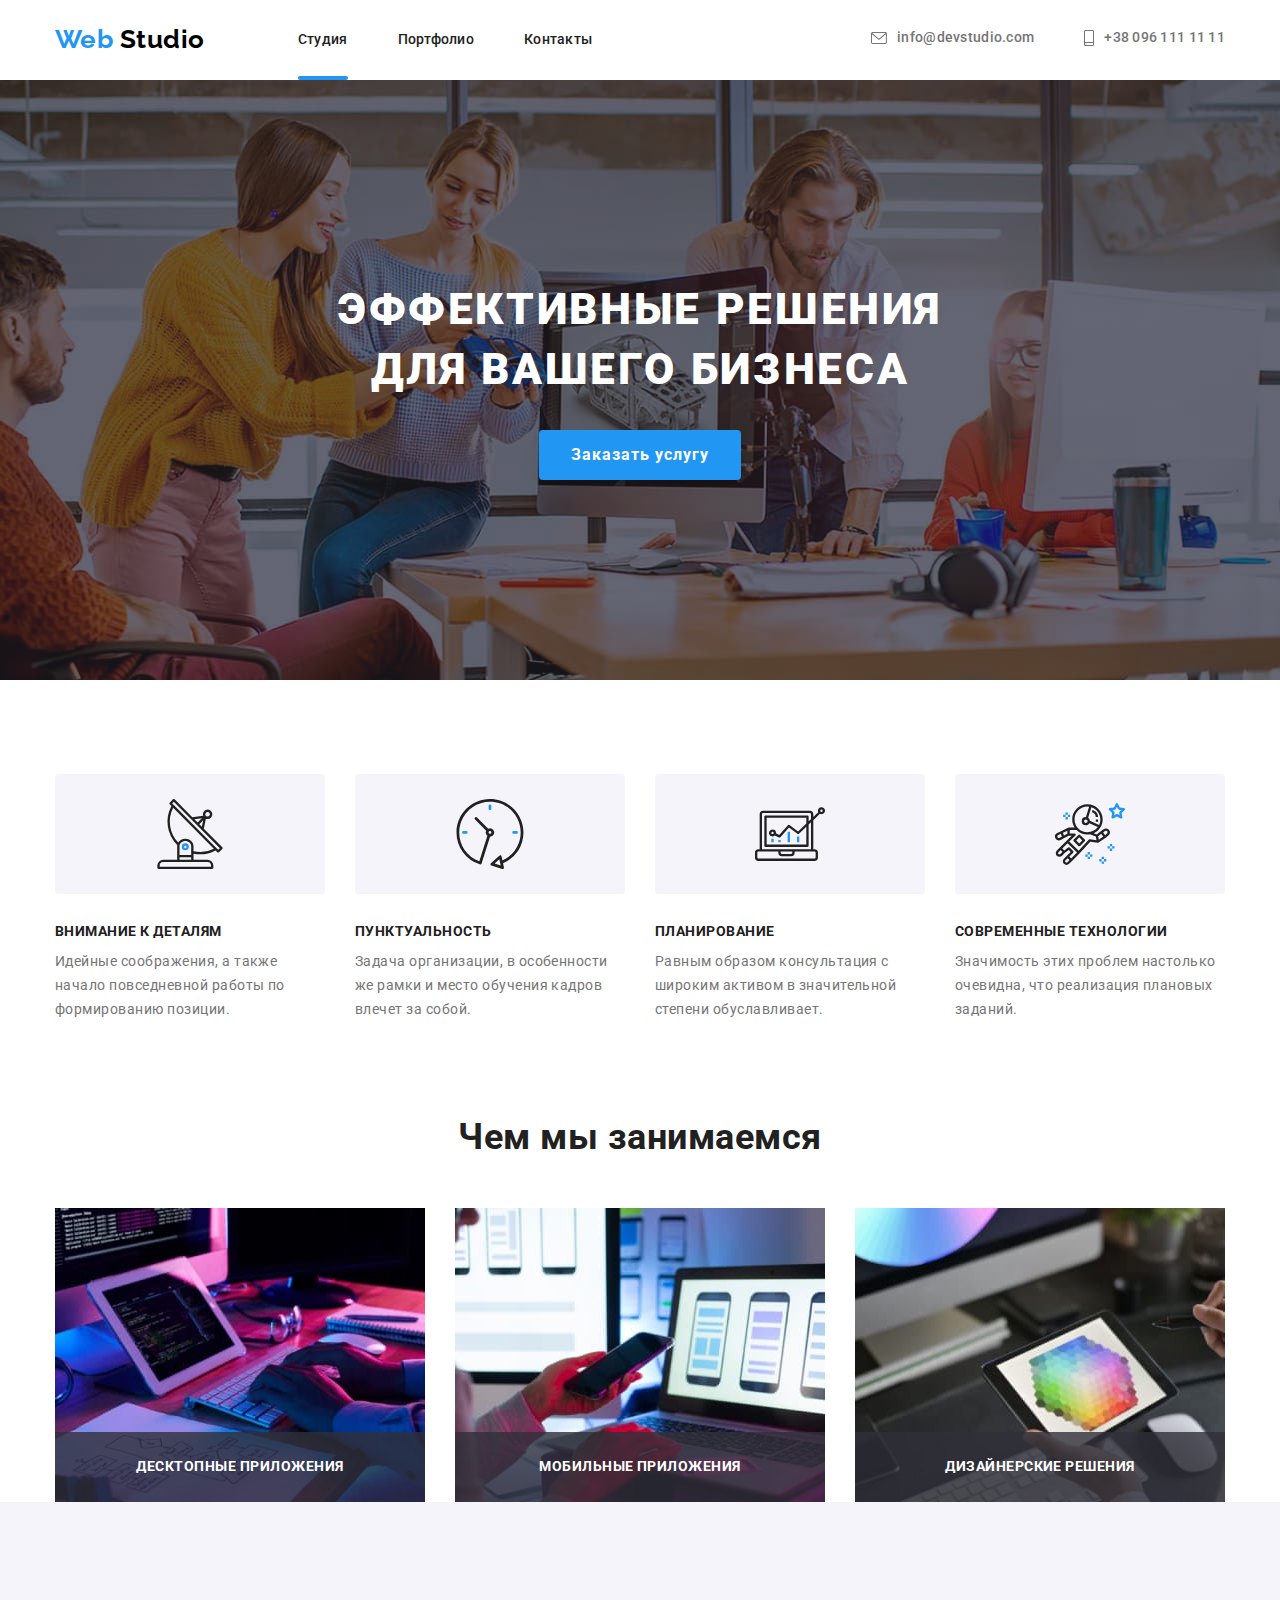
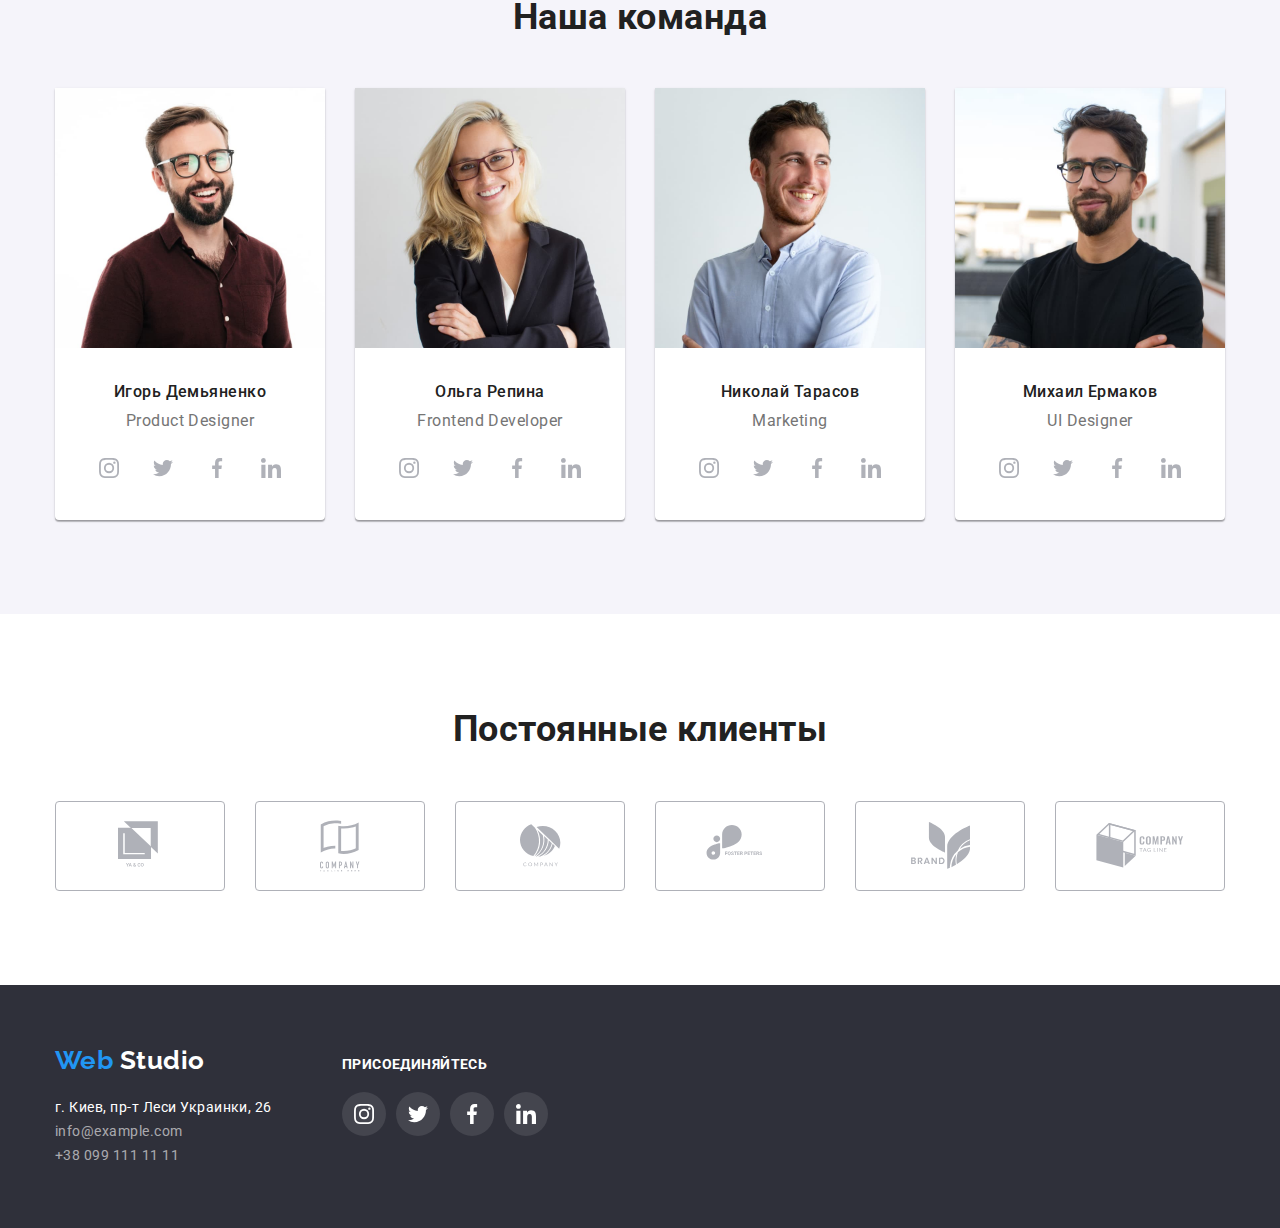
<file: index.html>
<!DOCTYPE html>
<html lang="ru">
  <head>
    <meta charset="UTF-8" />
    <meta name="viewport" content="width=device-width, initial-scale=1.0" />
    <link rel="preconnect" href="https://fonts.gstatic.com" />
    <link
      href="https://fonts.googleapis.com/css2?family=Raleway:wght@700&family=Roboto:wght@400;500;700;900&display=swap"
      rel="stylesheet"
    />
    <link
      rel="stylesheet"
      href="https://cdnjs.cloudflare.com/ajax/libs/modern-normalize/0.6.0/modern-normalize.min.css"
    />
    <link rel="stylesheet" href="./css/style.css" />
    <title>Web Studio</title>
  </head>
  <body>
    <header class="header-page">
      <div class="container header-item">
        <a class="logo-link" href="./index.html"
          >Web <samp class="logo-header">Studio</samp></a
        >
        <nav class="nav-main">
          <ul class="site-nav">
            <li class="nav-item">
              <a class="nav-link current" href="./index.html">Студия</a>
            </li>
            <li class="nav-item">
              <a class="nav-link" href="./portfolio.html">Портфолио</a>
            </li>
            <li class="nav-item"><a class="nav-link" href="#">Контакты</a></li>
          </ul>
        </nav>
        <ul class="contacts-list">
          <li class="contacts-item">
            <a class="nav-contacts" href="mailto:info@devstudio.com">
              <svg class="nav-contacts-envelope">
                <use href="./images/icon/sprite.svg#icon-envelope"></use></svg
              >info@devstudio.com
            </a>
          </li>
          <li class="contacts-item">
            <a class="nav-contacts" href="tel:380961111111">
              <svg class="nav-contacts-smartphone">
                <use href="./images/icon/sprite.svg#icon-smartphone"></use>
              </svg>
              +38 096 111 11 11</a
            >
          </li>
        </ul>
      </div>
    </header>
    <main>
      <!-- Главная секция-->
      <section class="hero">
        <div class="container-hero">
          <h1>Эффективные решения<br />для вашего бизнеса</h1>
          <a class="hero-link" href="#" data-modal-open>Заказать услугу</a>
        </div>
      </section>
      <!--Особенности-->
      <section class="section-features">
        <div class="container">
          <ul class="features-list">
            <li class="features-item icon-antenna">
              <h3 class="features-name">Внимание к деталям</h3>
              <p class="features-text">
                Идейные соображения, а также начало повседневной работы по
                формированию позиции.
              </p>
            </li>
            <li class="features-item icon-clock">
              <h3 class="features-name">Пунктуальность</h3>
              <p class="features-text">
                Задача организации, в особенности же рамки и место обучения
                кадров влечет за собой.
              </p>
            </li>
            <li class="features-item icon-diagram">
              <h3 class="features-name">Планирование</h3>
              <p class="features-text">
                Равным образом консультация с широким активом в значительной
                степени обуславливает.
              </p>
            </li>
            <li class="features-item icon-astronaut">
              <h3 class="features-name">Современные технологии</h3>
              <p class="features-text">
                Значимость этих проблем настолько очевидна, что реализация
                плановых заданий.
              </p>
            </li>
          </ul>
        </div>
      </section>
      <!--Чем мы занимаемся-->
      <section class="section-examples">
        <div class="container">
          <h2 class="examples-title">Чем мы занимаемся</h2>
          <ul class="exemples-list">
            <li class="exemples-item">
              <img
                src="./images/box/box1.jpg"
                alt="Пример 1"
                width="370"
                height="294"
              />
              <p class="exemples-name">Десктопные приложения</p>
            </li>
            <li class="exemples-item">
              <img
                src="./images/box/box2.jpg"
                alt="Пример 2"
                width="370"
                height="294"
              />
              <p class="exemples-name">Мобильные приложения</p>
            </li>
            <li class="exemples-item">
              <img
                src="./images/box/box3.jpg"
                alt="Пример 3"
                width="370"
                height="294"
              />
              <p class="exemples-name">Дизайнерские решения</p>
            </li>
          </ul>
        </div>
      </section>
      <!--Наша команда-->
      <section class="section-team">
        <div class="container team">
          <h2 class="team-title">Наша команда</h2>
          <ul class="team-list">
            <li class="team-item">
              <img
                src="./images/photo-command/1.jpg"
                alt="Игорь Демьяненко"
                width="270"
                height="260"
              />
              <div>
                <p class="team-name">Игорь Демьяненко</p>
                <p class="team-position">Product Designer</p>
              </div>
              <ul class="team-list-link">
                <li class="team-link-item">
                  <a class="team-link" href="#">
                    <svg class="team-link-icon">
                      <use href="./images/icon/sprite.svg#icon-instagram"></use>
                    </svg>
                  </a>
                </li>
                <li class="team-link-item">
                  <a class="team-link" href="#">
                    <svg class="team-link-icon">
                      <use href="./images/icon/sprite.svg#icon-twitter"></use>
                    </svg>
                  </a>
                </li>
                <li class="team-link-item">
                  <a class="team-link" href="#">
                    <svg class="team-link-icon">
                      <use href="./images/icon/sprite.svg#icon-facebook"></use>
                    </svg>
                  </a>
                </li>
                <li class="team-link-item">
                  <a class="team-link" href="#">
                    <svg class="team-link-icon">
                      <use href="./images/icon/sprite.svg#icon-linkedin"></use>
                    </svg>
                  </a>
                </li>
              </ul>
            </li>
            <li class="team-item">
              <img
                src="./images/photo-command/2.jpg"
                alt="Ольга Репина"
                width="270"
                height="260"
              />
              <div>
                <p class="team-name">Ольга Репина</p>
                <p class="team-position">Frontend Developer</p>
              </div>
              <ul class="team-list-link">
                <li class="team-link-item">
                  <a class="team-link" href="#">
                    <svg class="team-link-icon">
                      <use href="./images/icon/sprite.svg#icon-instagram"></use>
                    </svg>
                  </a>
                </li>
                <li class="team-link-item">
                  <a class="team-link" href="#">
                    <svg class="team-link-icon">
                      <use href="./images/icon/sprite.svg#icon-twitter"></use>
                    </svg>
                  </a>
                </li>
                <li class="team-link-item">
                  <a class="team-link" href="#">
                    <svg class="team-link-icon">
                      <use href="./images/icon/sprite.svg#icon-facebook"></use>
                    </svg>
                  </a>
                </li>
                <li class="team-link-item">
                  <a class="team-link" href="#">
                    <svg class="team-link-icon">
                      <use href="./images/icon/sprite.svg#icon-linkedin"></use>
                    </svg>
                  </a>
                </li>
              </ul>
            </li>
            <li class="team-item">
              <img
                src="./images/photo-command/3.jpg"
                alt="Николай Тарасов"
                width="270"
                height="260"
              />
              <div>
                <p class="team-name">Николай Тарасов</p>
                <p class="team-position">Marketing</p>
              </div>
              <ul class="team-list-link">
                <li class="team-link-item">
                  <a class="team-link" href="#">
                    <svg class="team-link-icon">
                      <use href="./images/icon/sprite.svg#icon-instagram"></use>
                    </svg>
                  </a>
                </li>
                <li class="team-link-item">
                  <a class="team-link" href="#">
                    <svg class="team-link-icon">
                      <use href="./images/icon/sprite.svg#icon-twitter"></use>
                    </svg>
                  </a>
                </li>
                <li class="team-link-item">
                  <a class="team-link" href="#">
                    <svg class="team-link-icon">
                      <use href="./images/icon/sprite.svg#icon-facebook"></use>
                    </svg>
                  </a>
                </li>
                <li class="team-link-item">
                  <a class="team-link" href="#">
                    <svg class="team-link-icon">
                      <use href="./images/icon/sprite.svg#icon-linkedin"></use>
                    </svg>
                  </a>
                </li>
              </ul>
            </li>
            <li class="team-item">
              <img
                src="./images/photo-command/4.jpg"
                alt="Михаил Ермаков"
                width="270"
                height="260"
              />
              <div>
                <p class="team-name">Михаил Ермаков</p>
                <p class="team-position">UI Designer</p>
              </div>
              <ul class="team-list-link">
                <li class="team-link-item">
                  <a class="team-link" href="#">
                    <svg class="team-link-icon">
                      <use href="./images/icon/sprite.svg#icon-instagram"></use>
                    </svg>
                  </a>
                </li>
                <li class="team-link-item">
                  <a class="team-link" href="#">
                    <svg class="team-link-icon">
                      <use href="./images/icon/sprite.svg#icon-twitter"></use>
                    </svg>
                  </a>
                </li>
                <li class="team-link-item">
                  <a class="team-link" href="#">
                    <svg class="team-link-icon">
                      <use href="./images/icon/sprite.svg#icon-facebook"></use>
                    </svg>
                  </a>
                </li>
                <li class="team-link-item">
                  <a class="team-link" href="#">
                    <svg class="team-link-icon">
                      <use href="./images/icon/sprite.svg#icon-linkedin"></use>
                    </svg>
                  </a>
                </li>
              </ul>
            </li>
          </ul>
        </div>
      </section>
      <section class="regular-customers">
        <div class="container">
          <h2>Постоянные клиенты</h2>
          <ul class="regular-customers-list">
            <li class="regular-customers-item">
              <a class="regular-customers-link" href="#">
                <svg class="regular-customers-icon icon-1">
                  <use href="./images/icon/sprite.svg#icon-logo-1"></use>
                </svg>
              </a>
            </li>
            <li class="regular-customers-item">
              <a class="regular-customers-link" href="#">
                <svg class="regular-customers-icon icon-2">
                  <use href="./images/icon/sprite.svg#icon-logo-2"></use>
                </svg>
              </a>
            </li>
            <li class="regular-customers-item">
              <a class="regular-customers-link" href="#">
                <svg class="regular-customers-icon icon-3">
                  <use href="./images/icon/sprite.svg#icon-logo-3"></use>
                </svg>
              </a>
            </li>
            <li class="regular-customers-item">
              <a class="regular-customers-link" href="#">
                <svg class="regular-customers-icon icon-4">
                  <use href="./images/icon/sprite.svg#icon-logo-4"></use>
                </svg>
              </a>
            </li>
            <li class="regular-customers-item">
              <a class="regular-customers-link" href="#">
                <svg class="regular-customers-icon icon-5">
                  <use href="./images/icon/sprite.svg#icon-logo-5"></use>
                </svg>
              </a>
            </li>
            <li class="regular-customers-item">
              <a class="regular-customers-link" href="#">
                <svg class="regular-customers-icon icon-6">
                  <use href="./images/icon/sprite.svg#icon-logo-6"></use>
                </svg>
              </a>
            </li>
          </ul>
        </div>
      </section>
    </main>
    <footer class="footer-bottom">
      <div class="container fotter-container">
        <div>
          <a class="logo-link" href="./index.html"
            >Web <span class="logo-footer">Studio</span></a
          >
          <!--адресс, телефон, почта-->
          <address>
            <ul>
              <li class="address-city">г. Киев, пр-т Леси Украинки, 26</li>
              <li>
                <a class="address-link footer" href="mailto:info@example.com"
                  >info@example.com</a
                >
              </li>
              <li>
                <a class="address-link footer" href="tel:380991111111"
                  >+38 099 111 11 11</a
                >
              </li>
            </ul>
          </address>
        </div>
        <div class="social-list-fotter">
          <p>присоединяйтесь</p>
          <ul class="social-item-footer">
            <li class="link-item-footer">
              <a class="link-footer" href="#">
                <svg class="link-icon-footer">
                  <use href="./images/icon/sprite.svg#icon-instagram"></use>
                </svg>
              </a>
            </li>
            <li class="link-item-footer">
              <a class="link-footer" href="#">
                <svg class="link-icon-footer">
                  <use href="./images/icon/sprite.svg#icon-twitter"></use>
                </svg>
              </a>
            </li>
            <li class="link-item-footer">
              <a class="link-footer" href="#">
                <svg class="link-icon-footer">
                  <use href="./images/icon/sprite.svg#icon-facebook"></use>
                </svg>
              </a>
            </li>
            <li class="link-item-footer">
              <a class="link-footer" href="#">
                <svg class="link-icon-footer">
                  <use href="./images/icon/sprite.svg#icon-linkedin"></use>
                </svg>
              </a>
            </li>
          </ul>
        </div>
      </div>
    </footer>
    <div class="backdrop is-hidden" data-modal>
      <div class="modal">
        <button class="modal-closed" data-modal-close>
          <svg class="modal-closed-icon">
            <use href="./images/icon/sprite.svg#icon-Vector-1"></use>
          </svg>
        </button>
      </div>
    </div>
    <script src="./js/modal.js"></script>
  </body>
</html>
</file>
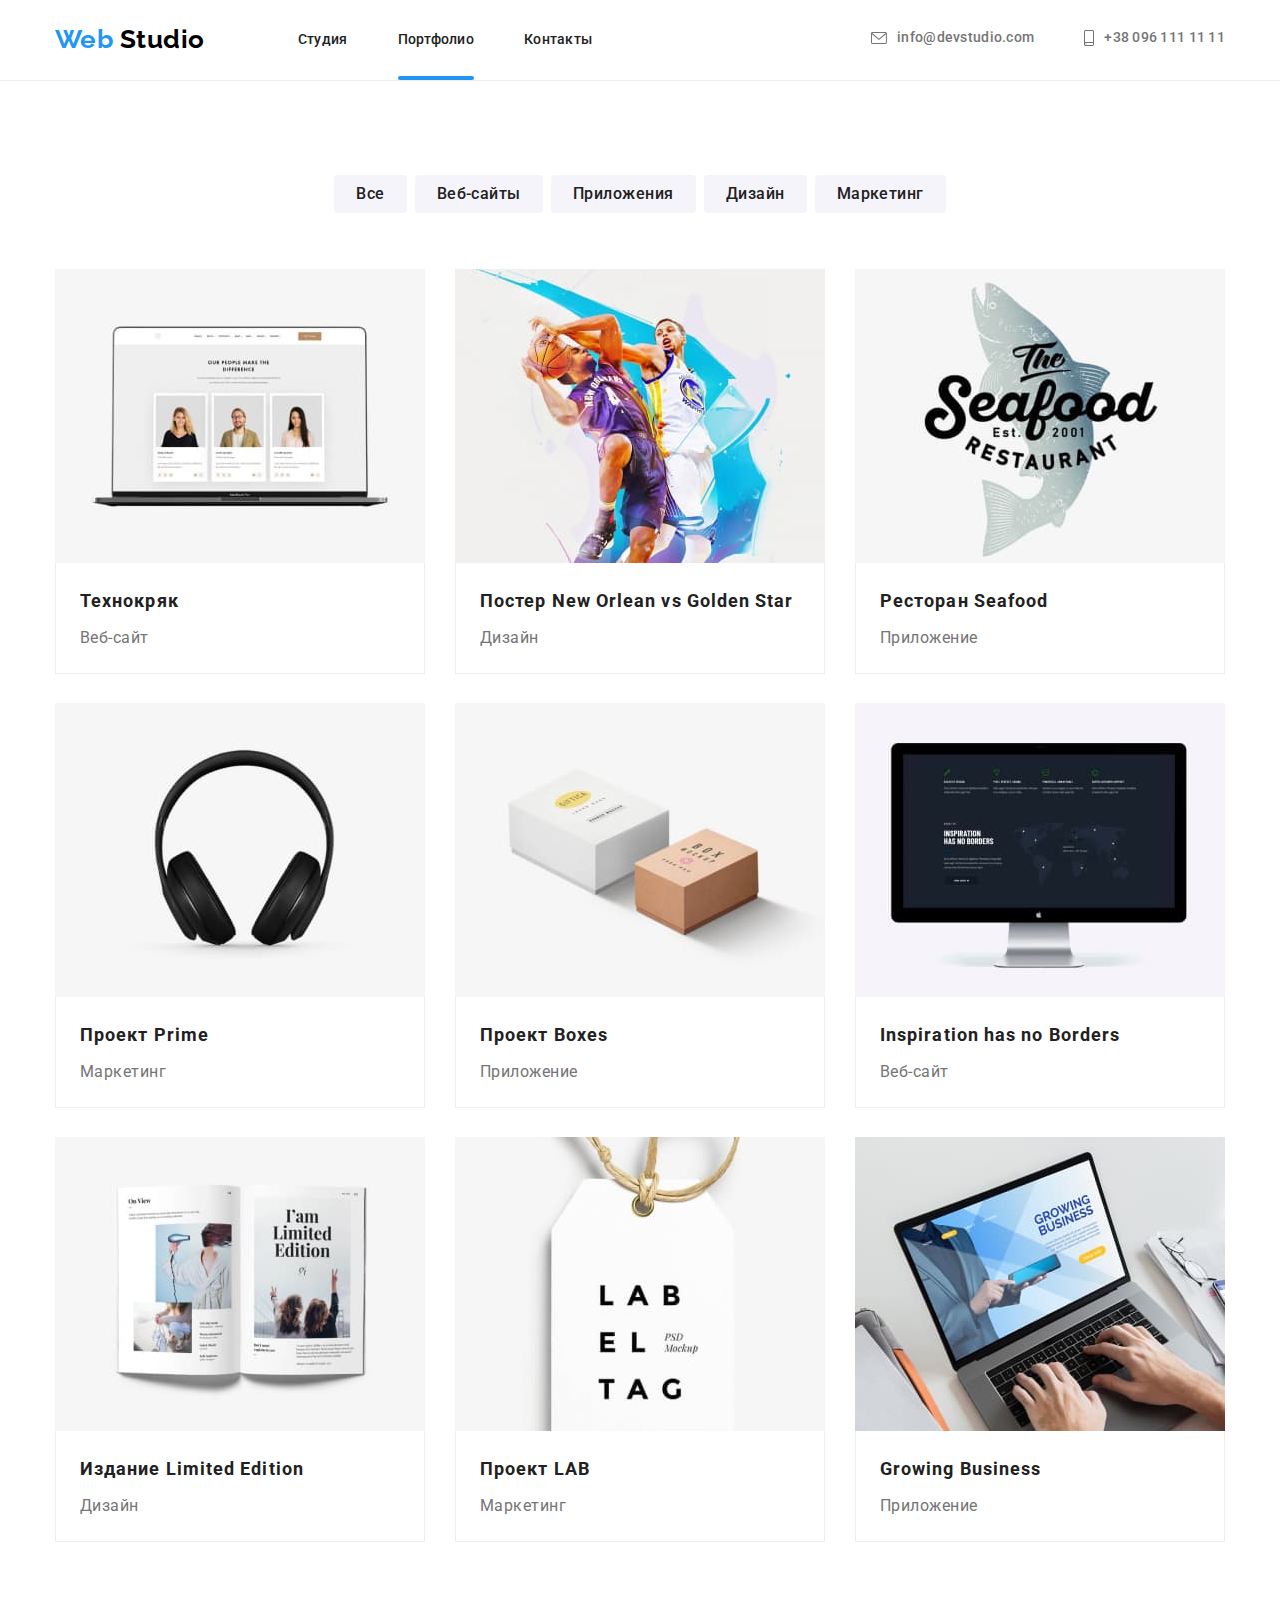
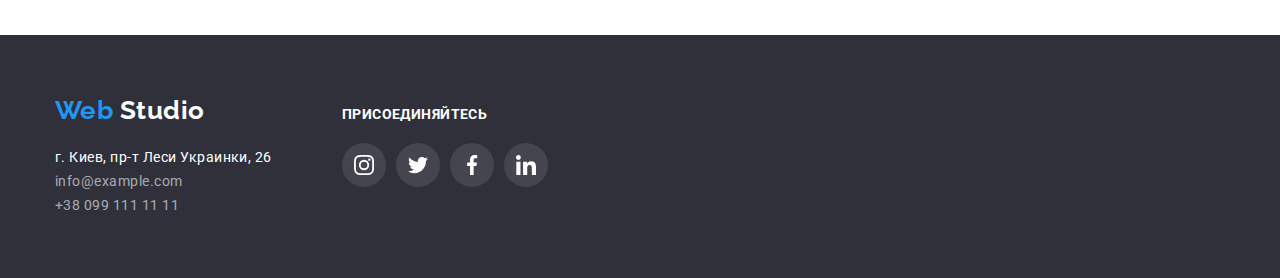
<file: portfolio.html>
<!DOCTYPE html>
<html lang="ru">
  <head>
    <meta charset="UTF-8" />
    <meta name="viewport" content="width=device-width, initial-scale=1.0" />
    <link rel="preconnect" href="https://fonts.gstatic.com" />
    <link
      href="https://fonts.googleapis.com/css2?family=Raleway:wght@700&family=Roboto:wght@400;500;700;900&display=swap"
      rel="stylesheet"
    />
    <link
      rel="stylesheet"
      href="https://cdnjs.cloudflare.com/ajax/libs/modern-normalize/0.6.0/modern-normalize.min.css"
    />
    <link rel="stylesheet" href="./css/style.css" />
    <title>portfolio</title>
  </head>
  <body>
    <header class="header-page portfolio">
      <div class="container header-item">
        <a class="logo-link" href="./index.html"
          >Web <samp class="logo-header">Studio</samp></a
        >
        <nav class="nav-main">
          <ul class="site-nav">
            <li class="nav-item">
              <a class="nav-link" href="./index.html">Студия</a>
            </li>
            <li class="nav-item">
              <a class="nav-link current" href="./portfolio.html">Портфолио</a>
            </li>
            <li class="nav-item"><a class="nav-link" href="#">Контакты</a></li>
          </ul>
        </nav>
        <ul class="contacts-list">
          <li class="contacts-item">
            <a class="nav-contacts" href="mailto:info@devstudio.com">
              <svg class="nav-contacts-envelope">
                <use href="./images/icon/sprite.svg#icon-envelope"></use></svg
              >info@devstudio.com
            </a>
          </li>
          <li class="contacts-item">
            <a class="nav-contacts" href="tel:380961111111">
              <svg class="nav-contacts-smartphone">
                <use href="./images/icon/sprite.svg#icon-smartphone"></use>
              </svg>
              +38 096 111 11 11</a
            >
          </li>
        </ul>
      </div>
    </header>
    <main>
      <!-- примеры наших работ-->
      <section class="main">
        <div class="container">
          <!-- кнопки фильтры выбора работ -->
          <ul class="container-button">
            <li><button class="button-filter" type="button">Все</button></li>
            <li>
              <button class="button-filter" type="button">Веб-сайты</button>
            </li>
            <li>
              <button class="button-filter" type="button">Приложения</button>
            </li>
            <li><button class="button-filter" type="button">Дизайн</button></li>
            <li>
              <button class="button-filter" type="button">Маркетинг</button>
            </li>
          </ul>
          <!-- фото примеры работ -->
          <ul class="work-set">
            <li class="work-item">
              <a href="" class="work-item-link">
                <div class="work-img">
                  <img
                    src="./images/photo-examples/1.jpg"
                    alt="Технокряк"
                    width="370"
                    height="294"
                  />
                  <p class="work-secondary">
                    Технокряк это современная площадка распространения
                    коронавируса. Компании используют эту платформу для
                    цифрового шпионажа и атак на защищённые сервера конкурентов.
                  </p>
                </div>
                <div class="work">
                  <h2 class="name-title">Технокряк</h2>
                  <p class="name-work">Веб-сайт</p>
                </div>
              </a>
            </li>
            <li class="work-item">
              <a href="#" class="work-item-link">
                <div class="work-img">
                  <img
                    src="./images/photo-examples/2.jpg"
                    alt="Постер New Orlean vs Golden Star"
                    width="370"
                    height="294"
                  />
                  <p class="work-secondary">
                    Технокряк это современная площадка распространения
                    коронавируса. Компании используют эту платформу для
                    цифрового шпионажа и атак на защищённые сервера конкурентов.
                  </p>
                </div>
                <div class="work">
                  <h2 class="name-title">Постер New Orlean vs Golden Star</h2>
                  <p class="name-work">Дизайн</p>
                </div>
              </a>
            </li>
            <li class="work-item">
              <a href="#" class="work-item-link">
                <div class="work-img">
                  <img
                    src="./images/photo-examples/3.jpg"
                    alt="Ресторан Seafood"
                    width="370"
                    height="294"
                  />
                  <p class="work-secondary">
                    Технокряк это современная площадка распространения
                    коронавируса. Компании используют эту платформу для
                    цифрового шпионажа и атак на защищённые сервера конкурентов.
                  </p>
                </div>
                <div class="work">
                  <h2 class="name-title">Ресторан Seafood</h2>
                  <p class="name-work">Приложение</p>
                </div>
              </a>
            </li>
            <li class="work-item">
              <a href="#" class="work-item-link">
                <div class="work-img">
                  <img
                    src="./images/photo-examples/4.jpg"
                    alt="Проект Prime"
                    width="370"
                    height="294"
                  />
                  <p class="work-secondary">
                    Технокряк это современная площадка распространения
                    коронавируса. Компании используют эту платформу для
                    цифрового шпионажа и атак на защищённые сервера конкурентов.
                  </p>
                </div>
                <div class="work">
                  <h2 class="name-title">Проект Prime</h2>
                  <p class="name-work">Маркетинг</p>
                </div>
              </a>
            </li>
            <li class="work-item">
              <a href="#" class="work-item-link">
                <div class="work-img">
                  <img
                    src="./images/photo-examples/5.jpg"
                    alt="Проект Boxes"
                    width="370"
                    height="294"
                  />
                  <p class="work-secondary">
                    Технокряк это современная площадка распространения
                    коронавируса. Компании используют эту платформу для
                    цифрового шпионажа и атак на защищённые сервера конкурентов.
                  </p>
                </div>
                <div class="work">
                  <h2 class="name-title">Проект Boxes</h2>
                  <p class="name-work">Приложение</p>
                </div>
              </a>
            </li>
            <li class="work-item">
              <a href="#" class="work-item-link">
                <div class="work-img">
                  <img
                    src="./images/photo-examples/6.jpg"
                    alt="Inspiration has no Borders"
                    width="370"
                    height="294"
                  />
                  <p class="work-secondary">
                    Технокряк это современная площадка распространения
                    коронавируса. Компании используют эту платформу для
                    цифрового шпионажа и атак на защищённые сервера конкурентов.
                  </p>
                </div>
                <div class="work">
                  <h2 class="name-title">Inspiration has no Borders</h2>
                  <p class="name-work">Веб-сайт</p>
                </div>
              </a>
            </li>
            <li class="work-item">
              <a href="#" class="work-item-link">
                <div class="work-img">
                  <img
                    src="./images/photo-examples/7.jpg"
                    alt="Издание Limited Edition"
                    width="370"
                    height="294"
                  />
                  <p class="work-secondary">
                    Технокряк это современная площадка распространения
                    коронавируса. Компании используют эту платформу для
                    цифрового шпионажа и атак на защищённые сервера конкурентов.
                  </p>
                </div>
                <div class="work">
                  <h2 class="name-title">Издание Limited Edition</h2>
                  <p class="name-work">Дизайн</p>
                </div>
              </a>
            </li>
            <li class="work-item">
              <a href="#" class="work-item-link">
                <div class="work-img">
                  <img
                    src="./images/photo-examples/8.jpg"
                    alt="Проект LAB"
                    width="370"
                    height="294"
                  />
                  <p class="work-secondary">
                    Технокряк это современная площадка распространения
                    коронавируса. Компании используют эту платформу для
                    цифрового шпионажа и атак на защищённые сервера конкурентов.
                  </p>
                </div>
                <div class="work">
                  <h2 class="name-title">Проект LAB</h2>
                  <p class="name-work">Маркетинг</p>
                </div>
              </a>
            </li>
            <li class="work-item">
              <a href="#" class="work-item-link">
                <div class="work-img">
                  <img
                    src="./images/photo-examples/9.jpg"
                    alt="Growing Business"
                    width="370"
                    height="294"
                  />
                  <p class="work-secondary">
                    Технокряк это современная площадка распространения
                    коронавируса. Компании используют эту платформу для
                    цифрового шпионажа и атак на защищённые сервера конкурентов.
                  </p>
                </div>
                <div class="work">
                  <h2 class="name-title">Growing Business</h2>
                  <p class="name-work">Приложение</p>
                </div>
              </a>
            </li>
          </ul>
        </div>
      </section>
    </main>
    <footer class="footer-bottom">
      <div class="container fotter-container">
        <div>
          <a class="logo-link" href="./index.html"
            >Web <span class="logo-footer">Studio</span></a
          >
          <!--адресс, телефон, почта-->
          <address>
            <ul>
              <li class="address-city">г. Киев, пр-т Леси Украинки, 26</li>
              <li>
                <a class="address-link footer" href="mailto:info@example.com"
                  >info@example.com</a
                >
              </li>
              <li>
                <a class="address-link footer" href="tel:380991111111"
                  >+38 099 111 11 11</a
                >
              </li>
            </ul>
          </address>
        </div>
        <div class="social-list-fotter">
          <p>присоединяйтесь</p>
          <ul class="social-item-footer">
            <li class="link-item-footer">
              <a class="link-footer" href="#">
                <svg class="link-icon-footer">
                  <use href="./images/icon/sprite.svg#icon-instagram"></use>
                </svg>
              </a>
            </li>
            <li class="link-item-footer">
              <a class="link-footer" href="#">
                <svg class="link-icon-footer">
                  <use href="./images/icon/sprite.svg#icon-twitter"></use>
                </svg>
              </a>
            </li>
            <li class="link-item-footer">
              <a class="link-footer" href="#">
                <svg class="link-icon-footer">
                  <use href="./images/icon/sprite.svg#icon-facebook"></use>
                </svg>
              </a>
            </li>
            <li class="link-item-footer">
              <a class="link-footer" href="#">
                <svg class="link-icon-footer">
                  <use href="./images/icon/sprite.svg#icon-linkedin"></use>
                </svg>
              </a>
            </li>
          </ul>
        </div>
      </div>
    </footer>
  </body>
</html>
</file>
<file: css/style.css>
:root {
  --primary-white-color: #ffffff;
  --primary-text-color: #757575;
  --primary-title-color: #212121;
  --primary-accent-color: #2196f3;
  --primary-secondary-bgcolor: #f5f4fa;
  --time: 250ms cubic-bezier(0.4, 0, 0.2, 1);
}
html {
  box-sizing: border-box;
}
*,
*::before,
*::after {
  box-sizing: inherit;
}
body {
  color: var(--primary-title-color);
  font-family: Roboto, sans-serif;
  letter-spacing: 0.03em;
}
h1,
h2,
h3 {
  margin-top: 0;
  margin-bottom: 0;
}
.header-page.portfolio {
  border-bottom: 1px solid #ececec;
}
.container {
  margin-left: auto;
  margin-right: auto;
  width: 1200px;

  padding-left: 15px;
  padding-right: 15px;
}
ul {
  list-style: none;
  margin-top: 0;
  margin-bottom: 0;
  padding-left: 0;
}
a {
  text-decoration: none;
}

/* розметка хедер */
.header-item {
  display: flex;
  align-items: center;
}
.logo-link {
  color: var(--primary-accent-color);
  font-family: Raleway, sans-serif;
  font-weight: 700;
  font-size: 26px;
  line-height: 1.2;
}
.logo-header {
  color: #000000;
  font-family: Raleway, sans-serif;
}
.site-nav {
  display: flex;
  margin-left: 93px;
  /* margin-top: 32px;
  margin-bottom: 32px; */
}
.site-nav .nav-item:not(:last-child) {
  margin-right: 50px;
}
.nav-item {
  position: relative;
}

.nav-link {
  display: block;
  padding-top: 32px;
  padding-bottom: 32px;
  color: var(--primary-title-color);
  font-family: Roboto;
  font-weight: 500;
  font-size: 14px;
  line-height: 1.14;
  letter-spacing: 0.02em;
  transition: color var(--time);
}
.nav-link:hover,
.nav-link:focus {
  color: var(--primary-accent-color);
}
.nav-link.current::before {
  content: '';
  position: absolute;
  display: block;
  bottom: 0;
  left: 0;
  height: 4px;
  width: 100%;
  background-color: var(--primary-accent-color);
  border-radius: 4px;
}
.contacts-list {
  display: flex;
  margin-left: auto;
}
.contacts-item + .contacts-item {
  margin-left: 50px;
}
.nav-contacts {
  display: inline-flex;
  align-items: center;
  color: var(--primary-text-color);
  font-family: Roboto;
  font-weight: 500;
  font-size: 14px;
  line-height: 1.14;
  letter-spacing: 0.02em;
  fill: var(--primary-text-color);
  transition: color var(--time), fill var(--time);
}
.nav-contacts:hover,
.nav-contacts:focus {
  color: var(--primary-accent-color);
  fill: var(--primary-accent-color);
}
.nav-contacts-envelope {
  width: 16px;
  height: 12px;
  margin-right: 10px;
  fill: currentColor;
}
.nav-contacts-smartphone {
  width: 10px;
  height: 16px;
  margin-right: 10px;
  fill: currentColor;
}

/* розметка мейн */
.hero {
  color: var(--primary-white-color);
  background-color: #2f303a;
  text-align: center;
}
.container-hero {
  margin-left: auto;
  margin-right: auto;
  padding-top: 200px;
  padding-bottom: 200px;
  width: 100%;
  height: 600px;
  background-image: linear-gradient(
      rgba(47, 48, 58, 0.4),
      rgba(47, 48, 58, 0.4)
    ),
    url(../images/bg-hero.jpg);
  background-repeat: no-repeat;
  background-position: center;
  background-size: cover;
}

.hero h1 {
  margin-top: 0;
  margin-bottom: 0;
  font-weight: 900;
  font-size: 44px;
  line-height: 1.36;
  letter-spacing: 0.06em;
  text-transform: uppercase;
  text-align: center;
}
.hero-link {
  margin-top: 30px;
  display: inline-block;
  min-width: 200px;
  border-radius: 4px;
  padding: 10px 32px;
  box-shadow: 0px 4px 4px rgba(0, 0, 0, 0.15);
  color: var(--primary-white-color);
  background: var(--primary-accent-color);
  font-weight: 700;
  font-size: 16px;
  line-height: 1.87;
  letter-spacing: 0.06em;
  text-transform: none;
}
/* цвет текста индекс+портфолио */
.features-text,
.team-position,
.name-work {
  color: var(--primary-text-color);
}
/* падинги для секций */
.section-features,
.section-examples {
  padding-top: 94px;
}

/* розметка особенности */
.features-list {
  display: flex;
}
.features-item::before {
  display: block;
  content: '';
  height: 120px;
  background-color: var(--primary-secondary-bgcolor);
  border-radius: 4px;
  margin-bottom: 30px;
  background-repeat: no-repeat;
  background-position: center;
  background-size: 70px 70px;
}

.features-item.icon-antenna::before {
  background-image: url(../images/icon/antenna.svg);
}
.features-item.icon-clock::before {
  background-image: url(../images/icon/clock.svg);
}
.features-item.icon-diagram::before {
  background-image: url(../images/icon/diagram.svg);
}
.features-item.icon-astronaut::before {
  background-image: url(../images/icon/astronaut.svg);
}
.features-item:not(:last-child) {
  margin-right: 30px;
}
.features-item {
  width: 270px;
}

.features-name {
  font-weight: 700;
  font-size: 14px;
  line-height: 1.14;
  text-transform: uppercase;
}
.features-text {
  margin-top: 10px;
  margin-bottom: 0;

  font-weight: 400;
  font-size: 14px;
  line-height: 1.71;
}
/* розметка заголовка h2  особенности+чем мы занимаемся*/
.examples-title,
.team-title {
  font-weight: 700;
  font-size: 36px;
  line-height: 1.17;
}
/* розметка чем мы занимаемся */
.examples-title {
  text-align: center;
}
.exemples-list {
  display: flex;
  margin-top: 50px;
}
.exemples-item:not(:last-child) {
  margin-right: 30px;
}
.exemples-item {
  position: relative;
  width: 370px;
  height: 294px;
}
.exemples-name {
  position: absolute;
  bottom: 0;
  width: 100%;
  height: 70px;
  margin: 0;
  padding-top: 27px;
  padding-bottom: 27px;
  background: rgba(47, 48, 58, 0.8);
  font-weight: 700;
  font-size: 14px;
  line-height: 1.14;
  text-align: center;
  text-transform: uppercase;
  color: var(--primary-white-color);
}
/* розметка команди */
.section-team {
  background-color: var(--primary-secondary-bgcolor);
}

.container.team {
  padding-top: 94px;
  padding-bottom: 94px;
}
.team-title {
  text-align: center;
}
.team-list {
  display: flex;
  margin-top: 50px;
}
.team-item:not(:last-child) {
  margin-right: 30px;
}
.team-item {
  background: #ffffff;
  box-shadow: 0px 1px 3px rgba(0, 0, 0, 0.12), 0px 1px 1px rgba(0, 0, 0, 0.14),
    0px 2px 1px rgba(0, 0, 0, 0.2);
  border-radius: 0px 0px 4px 4px;
}
.team-name {
  margin-top: 30px;
  margin-bottom: 0;
  font-weight: 500;
  font-size: 16px;
  line-height: 1.19;
  text-align: center;
}
.team-position {
  margin-top: 10px;
  margin-bottom: 0;
  font-weight: 400;
  font-size: 16px;
  line-height: 1.19;
  text-align: center;
}
.team-list-link {
  display: inline-flex;
  margin-top: 16px;
  margin-bottom: 30px;
  margin-left: 32px;
  margin-right: 32px;
}
.team-link {
  display: inline-flex;
  justify-content: center;
  align-items: center;
  width: 44px;
  height: 44px;
  border-radius: 50%;
  background-color: var(--primary-white-color);
  fill: #afb1b8;
  transition: color var(--time), fill var(--time);
}
.team-link-item:not(:last-child) {
  margin-right: 10px;
}

.team-link-icon {
  --color: currentColor;
  width: 20px;
  height: 20px;
}
.team-link:hover,
.team-link:focus {
  background-color: var(--primary-accent-color);
  fill: var(--primary-white-color);
}
/* постоянные клиенты */
.regular-customers {
  padding-top: 94px;
  padding-bottom: 94px;
}
.regular-customers h2 {
  font-weight: 700;
  font-size: 36px;
  line-height: 1.17;
  text-align: center;
}

.regular-customers-list {
  display: flex;
  margin-top: 50px;
}
.regular-customers-link {
  display: inline-flex;
  width: 170px;
  height: 90px;
  border: 1px solid #afb1b8;
  border-radius: 4px;
  box-shadow: none;
  justify-content: center;
  align-items: center;
  fill: #afb1b8;
  transition: fill var(--time), border var(--time), box-shadow var(--time);
}
.regular-customers-item:not(:last-child) {
  margin-right: 30px;
}
.regular-customers-icon {
  --color: currentColor;
}
.regular-customers-link:hover,
.regular-customers-link:focus {
  border: 1px solid var(--primary-accent-color);
  box-shadow: 0px 4px 4px rgba(0, 0, 0, 0.25);
  fill: var(--primary-accent-color);
}
.regular-customers-icon.icon-1 {
  width: 44px;
  height: 49px;
}
.regular-customers-icon.icon-2 {
  width: 40px;
  height: 52px;
}
.regular-customers-icon.icon-3 {
  width: 41px;
  height: 43px;
}
.regular-customers-icon.icon-4 {
  width: 80px;
  height: 42px;
}
.regular-customers-icon.icon-5 {
  width: 59px;
  height: 47px;
}
.regular-customers-icon.icon-6 {
  width: 88px;
  height: 45px;
}
/* розметка футер */
footer {
  background-color: #2f303a;
}
.footer-bottom {
  padding-top: 60px;
  padding-bottom: 60px;
}
.logo-footer {
  color: var(--primary-white-color);
}
address {
  margin-top: 20px;
  color: var(--primary-white-color);
  font-style: normal;
  font-weight: 400;
  font-size: 14px;
  line-height: 1.71;
}
/* цвет ссылок телефон+почта */

.address-link {
  color: rgba(255, 255, 255, 0.6);
}
.address-link.footer {
  margin-top: 9px;
}
.fotter-container {
  display: flex;
  align-items: baseline;
}
.social-list-fotter {
  margin-left: 70px;

  font-weight: 700;
  font-size: 14px;
  line-height: 1.14;
  letter-spacing: 0.03em;
  text-transform: uppercase;
  color: #ffffff;
}
.social-list-fotter > p {
  margin: 0;
}
.social-item-footer {
  display: flex;
  margin-top: 20px;
}
.list-link-footer {
  display: inline-flex;
  margin-top: 16px;
  margin-bottom: 30px;
  margin-left: 32px;
  margin-right: 32px;
}
.link-footer {
  display: inline-flex;
  justify-content: center;
  align-items: center;
  width: 44px;
  height: 44px;
  border-radius: 50%;
  background-color: rgba(255, 255, 255, 0.1);
  fill: var(--primary-white-color);
  transition: background-color var(--time);
}
.link-item-footer:not(:last-child) {
  margin-right: 10px;
}

.link-icon-footer {
  --color: currentColor;
  width: 20px;
  height: 20px;
}
.link-footer:hover,
.link-footer:focus {
  background-color: var(--primary-accent-color);
}

/* потрфолио */
/* розметка мейн секции */
.main {
  margin-top: 94px;
  margin-bottom: 94px;
}
.container-button {
  display: flex;
  justify-content: center;
}
.button-filter {
  padding: 6px 22px;
  color: var(--primary-title-color);
  border-color: var(--primary-secondary-bgcolor);
  border-radius: 4px;
  border-width: 0;
  border-style: none;
  background-color: var(--primary-secondary-bgcolor);
  font-family: Roboto, sans-serif;
  font-style: normal;
  font-weight: 500;
  font-size: 16px;
  line-height: 1.62;
  text-align: center;
  letter-spacing: 0.03em;
  transition: color var(--time), background-color var(--time);
}
.button-filter:hover,
.button-filter:focus {
  background-color: var(--primary-accent-color);
  color: var(--primary-white-color);
}
.container-button > li:not(:last-child) {
  margin-right: 8px;
}

.work-set {
  display: flex;
  flex-wrap: wrap;
  margin-top: 56px;
}
.work-set img {
  display: block;
}
.work-item {
  width: 370px;
  height: 404px;
}
.work-item a {
  display: block;
}
.work-item-link {
  position: relative;
  box-shadow: none;
  overflow: hidden;
  padding: 0;
  transition: box-shadow var(--time);
}
.work-item-link:hover,
.work-item-link:focus {
  box-shadow: 0px 1px 1px rgba(0, 0, 0, 0.12), 0px 4px 4px rgba(0, 0, 0, 0.06),
    1px 4px 6px rgba(0, 0, 0, 0.16);
}
.work-item:not(:nth-child(3n)) {
  margin-right: 30px;
}
.work-item:not(:nth-last-child(-n + 3)) {
  margin-bottom: 30px;
}
.work-img {
  position: relative;
  overflow: hidden;
}
.work-secondary {
  position: absolute;
  overflow: hidden;
  opacity: 0;
  top: 0;
  left: 0;
  width: 100%;
  height: 100%;
  margin: 0;
  padding-top: 63px;
  padding-bottom: 63px;
  padding-left: 24px;
  padding-right: 24px;
  background: rgba(33, 150, 243, 0.9);
  color: var(--primary-white-color);
  font-size: 18px;
  line-height: 1.56;
  transform: translateY(100%);
  transition: transform var(--time);
}
.work-item a:hover .work-secondary {
  transform: translateY(0);
  opacity: 1;
}
.work-item a:focus .work-secondary {
  transform: translateY(0);
  opacity: 1;
}
/* розметка заголовка h2 */
.name-title {
  color: var(--primary-title-color);
  font-weight: 700;
  font-size: 18px;
  line-height: 2;
  letter-spacing: 0.06em;
}
.work {
  padding-left: 24px;
  padding-right: 24px;
  padding-top: 20px;
  padding-bottom: 20px;
  border-left: 1px solid #eeeeee;
  border-right: 1px solid #eeeeee;
  border-bottom: 1px solid #eeeeee;
  box-sizing: border-box;
}
.name-work {
  margin: 0;
  margin-top: 4px;
  font-weight: 400;
  font-size: 16px;
  line-height: 1.87;
}
/* backdrop */
.backdrop {
  position: fixed;
  top: 0;
  left: 0;
  width: 100%;
  height: 100%;
  background: rgba(0, 0, 0, 0.2);
}
.backdrop.is-hidden {
  visibility: hidden;
  opacity: 0;
  pointer-events: none;
}
.modal {
  position: absolute;
  min-width: 528px;
  min-height: 581px;
  top: 50%;
  left: 50%;
  transform: translate(-50%, -50%);
  background: #ffffff;
  box-shadow: 0px 1px 3px rgba(0, 0, 0, 0.12), 0px 1px 1px rgba(0, 0, 0, 0.14),
    0px 2px 1px rgba(0, 0, 0, 0.2);
  border-radius: 4px;
}
.modal-closed {
  position: absolute;
  top: 8px;
  right: 8px;
  padding: 0;
  width: 30px;
  height: 30px;
  background: #ffffff;
  border: 1px solid rgba(0, 0, 0, 0.1);
  border-radius: 50%;
  display: flex;
  justify-content: center;
  align-items: center;
}
.modal-closed-icon {
  width: 15px;
  height: 15px;
}
</file>
